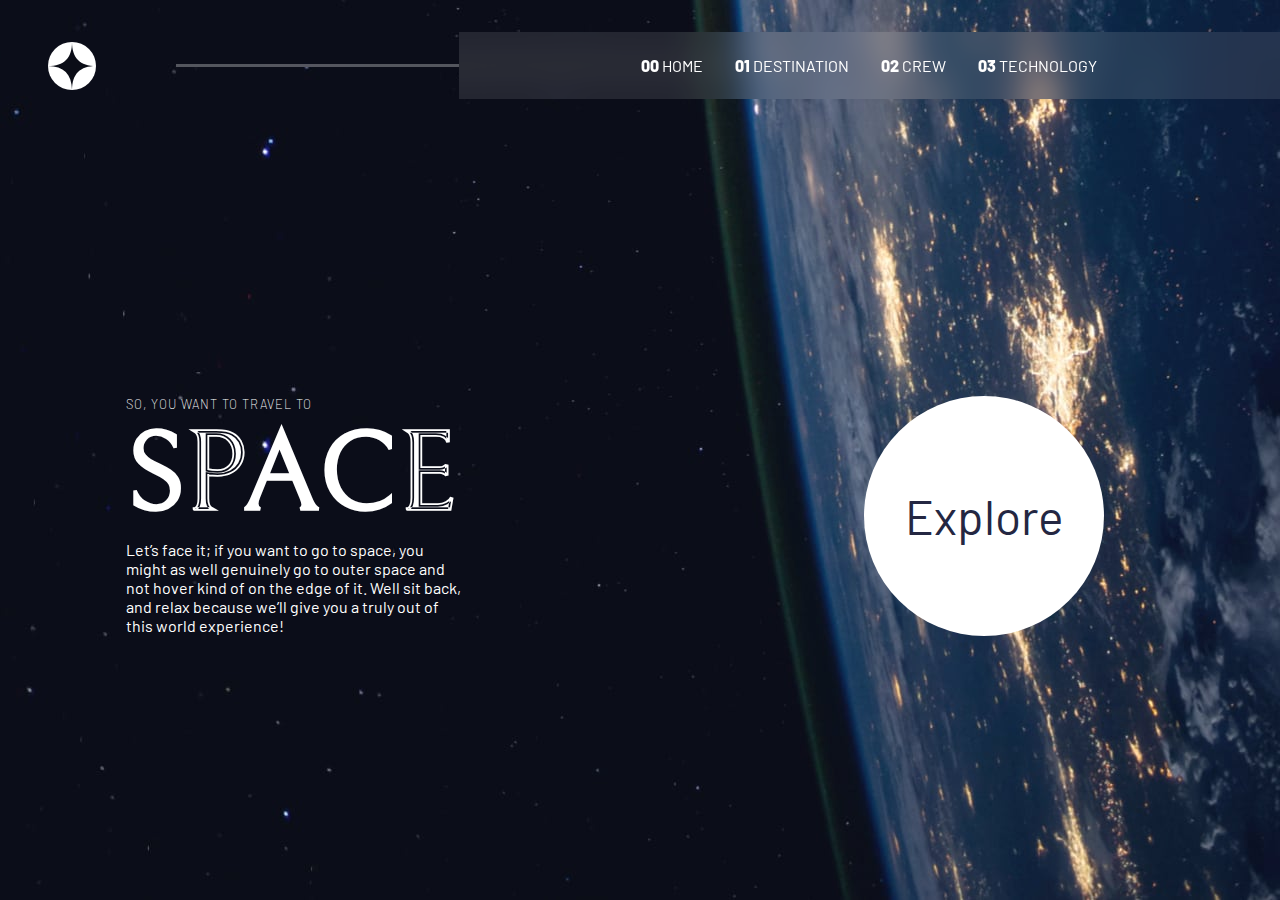
<file: index.html>
<!DOCTYPE html>
<html lang="en">
  <head>
    <meta charset="UTF-8" />
    <meta name="viewport" content="width=device-width, initial-scale=1.0" />

    <link rel="stylesheet" href="css/style.css" />
    <title>Space tourism website</title>
  </head>
  <body>
    <div class="container">
      <div class="header">
        <div class="logoDiv">
          <img src="./assets/shared/logo.svg" alt="" />
          <div class="weirdLine"></div>
        </div>
        <div class="menuDiv">
          <ol class="menu">
            <li>
              <a href="./index.html"><span>00</span> HOME</a>
            </li>
            <li>
              <a href="./destination.html"><span>01</span> DESTINATION</a>
            </li>
            <li>
              <a href="./crew.html"><span>02</span> CREW</a>
            </li>
            <li>
              <a href="./technology.html"><span>03</span> TECHNOLOGY</a>
            </li>
          </ol>
        </div>
      </div>
      <div class="body">
        <div class="bodyLeftSide">
          <div class="homeContent">
            <h4>SO, YOU WANT TO TRAVEL TO</h4>
            <h1>SPACE</h1>
            <p>
              Let’s face it; if you want to go to space, you might as well
              genuinely go to outer space and not hover kind of on the edge of
              it. Well sit back, and relax because we’ll give you a truly out of
              this world experience!
            </p>
          </div>
        </div>
        <div class="bodyRightSide">
          <p class="exploreBall">Explore</p>
        </div>
      </div>
    </div>
    <script src="script/js.js"></script>
  </body>
  <!-- alterando para testar ssh -->
</html>
</file>
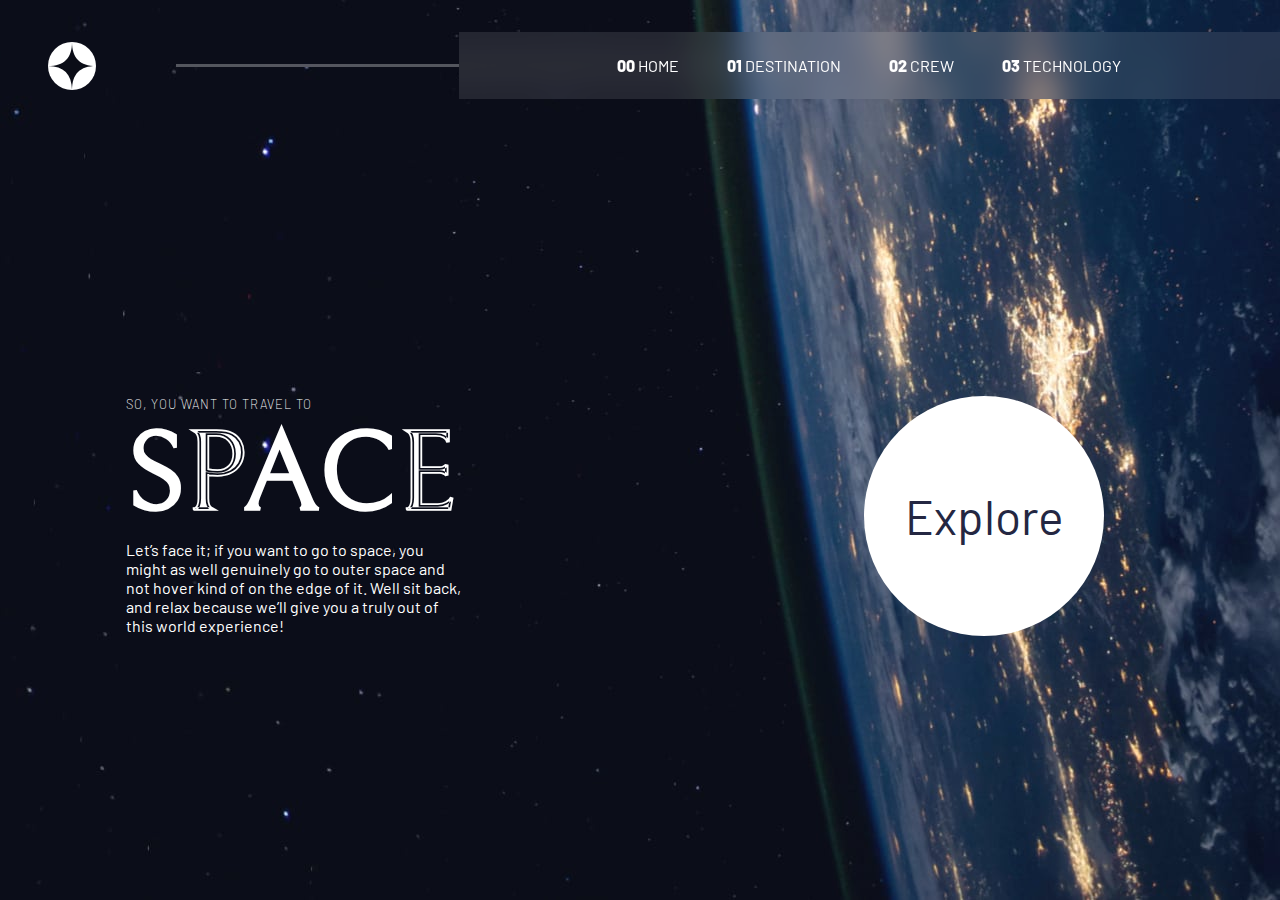
<file: starter-code/index.html>
<!DOCTYPE html>
<html lang="en">
  <head>
    <meta charset="UTF-8" />
    <meta name="viewport" content="width=device-width, initial-scale=1.0" />

    <link rel="stylesheet" href="css/style.css" />
    <title>Space tourism website</title>
  </head>
  <body>
    <div class="container">
      <div class="header">
        <div class="logoDiv">
          <img src="./assets/shared/logo.svg" alt="" />
          <div class="weirdLine"></div>
        </div>
        <div class="menuDiv">
          <ol class="menu">
            <li>
              <a href="./index.html"><span>00</span> HOME</a>
            </li>
            <li>
              <a href="./destination.html"><span>01</span> DESTINATION</a>
            </li>
            <li>
              <a href="./crew.html"><span>02</span> CREW</a>
            </li>
            <li>
              <a href="./technology.html"><span>03</span> TECHNOLOGY</a>
            </li>
          </ol>
        </div>
      </div>
      <div class="body">
        <div class="bodyLeftSide">
          <div class="homeContent">
            <h4>SO, YOU WANT TO TRAVEL TO</h4>
            <h1>SPACE</h1>
            <p>
              Let’s face it; if you want to go to space, you might as well
              genuinely go to outer space and not hover kind of on the edge of
              it. Well sit back, and relax because we’ll give you a truly out of
              this world experience!
            </p>
          </div>
        </div>
        <div class="bodyRightSide">
          <p class="exploreBall">Explore</p>
        </div>
      </div>
    </div>
    <script src="script/js.js"></script>
  </body>
</html>
</file>
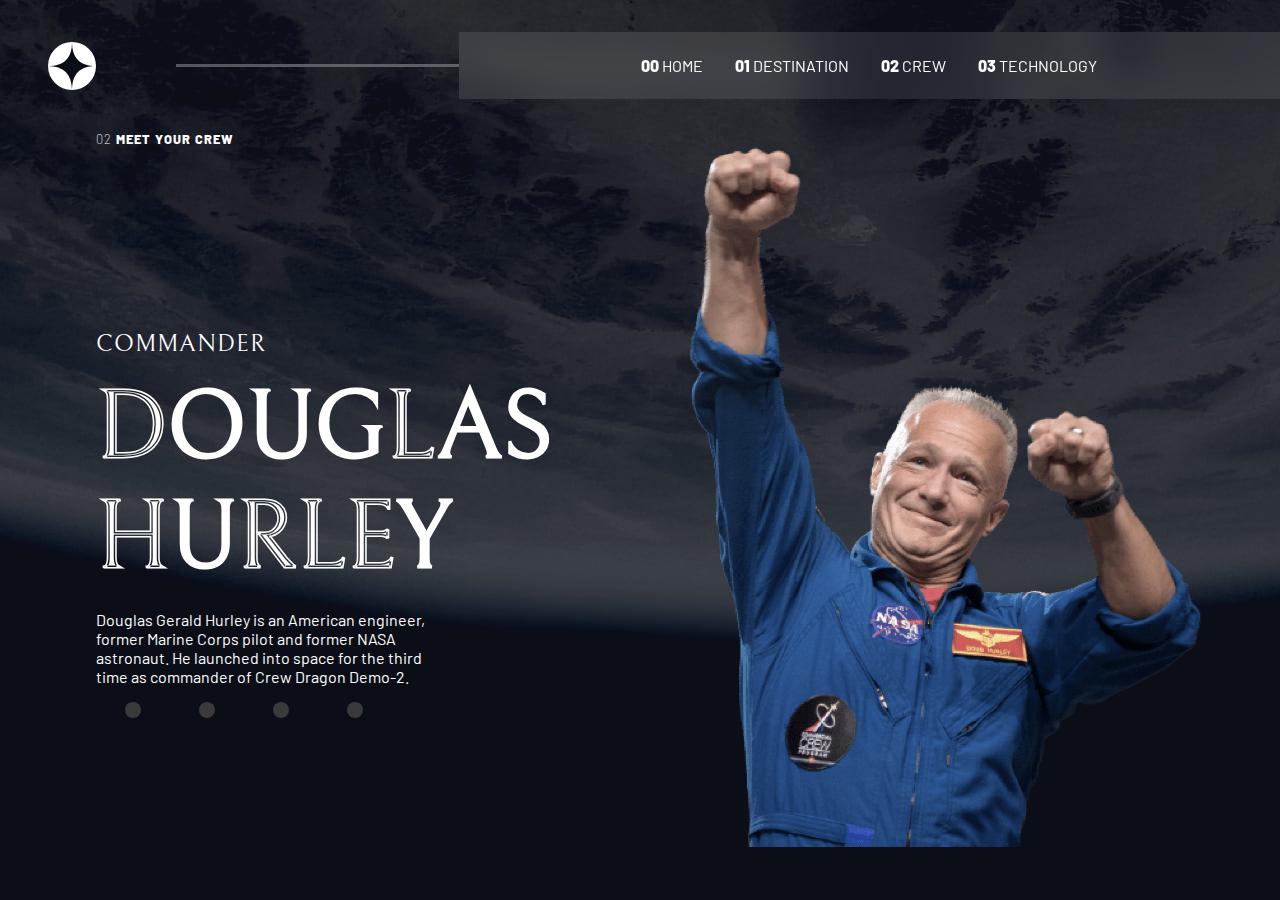
<file: crew.html>
<!DOCTYPE html>
<html lang="en">
  <head>
    <meta charset="UTF-8" />
    <meta name="viewport" content="width=device-width, initial-scale=1.0" />

    <link rel="stylesheet" href="css/style.css" />
    <title>Space tourism website</title>
  </head>
  <body>
    <div class="crew-container">
      <div class="header">
        <div class="logoDiv">
          <img src="./assets/shared/logo.svg" alt="" />
          <div class="weirdLine"></div>
        </div>
        <div class="menuDiv">
            <ol class="menu">
              <li>
                <a href="./index.html"><span>00</span> HOME</a>
              </li>
              <li>
                <a href="./destination.html"><span>01</span> DESTINATION</a>
              </li>
              <li>
                <a href="./crew.html"><span>02</span> CREW</a>
              </li>
              <li>
                <a href="./technology.html"><span>03</span> TECHNOLOGY</a>
              </li>
            </ol>
          </div>
      </div>
     
      <div class="contentTitle">
      <h4>02 <span> MEET YOUR CREW</span></h4>
      </div>
      <div class="body">
        <div class="bodyLeftSide">
            <div class="crewInfo">
            <h4 class="crewJob" id="crewJob">COMMANDER</h4>
            <h1 class="crewName" id="crewName">DOUGLAS HURLEY</h1>
            
            <p id="crewDescription" class="crewDescription">Douglas Gerald Hurley is an American engineer, former Marine Corps pilot 
                and former NASA astronaut. He launched into space for the third time as 
                commander of Crew Dragon Demo-2.</p>
           <ul id="crewOptions" class="crewOptions">
            <li class="crewBtn"value="0"></li>
            <li class="crewBtn"value="1"></li>
            <li class="crewBtn"value="2"></li>
            <li class="crewBtn" value="3"></li>
            
           </ul>
            </div>
                

          
        
          
        </div>
        <div class="bodyRightSide bodyRightSideCrew">
         <div id="crewPhoto" class="crewPhoto">
         
         </div>
        </div>
    </div>
    <script src="script/js.js"></script>
  </body>
</html>
</file>
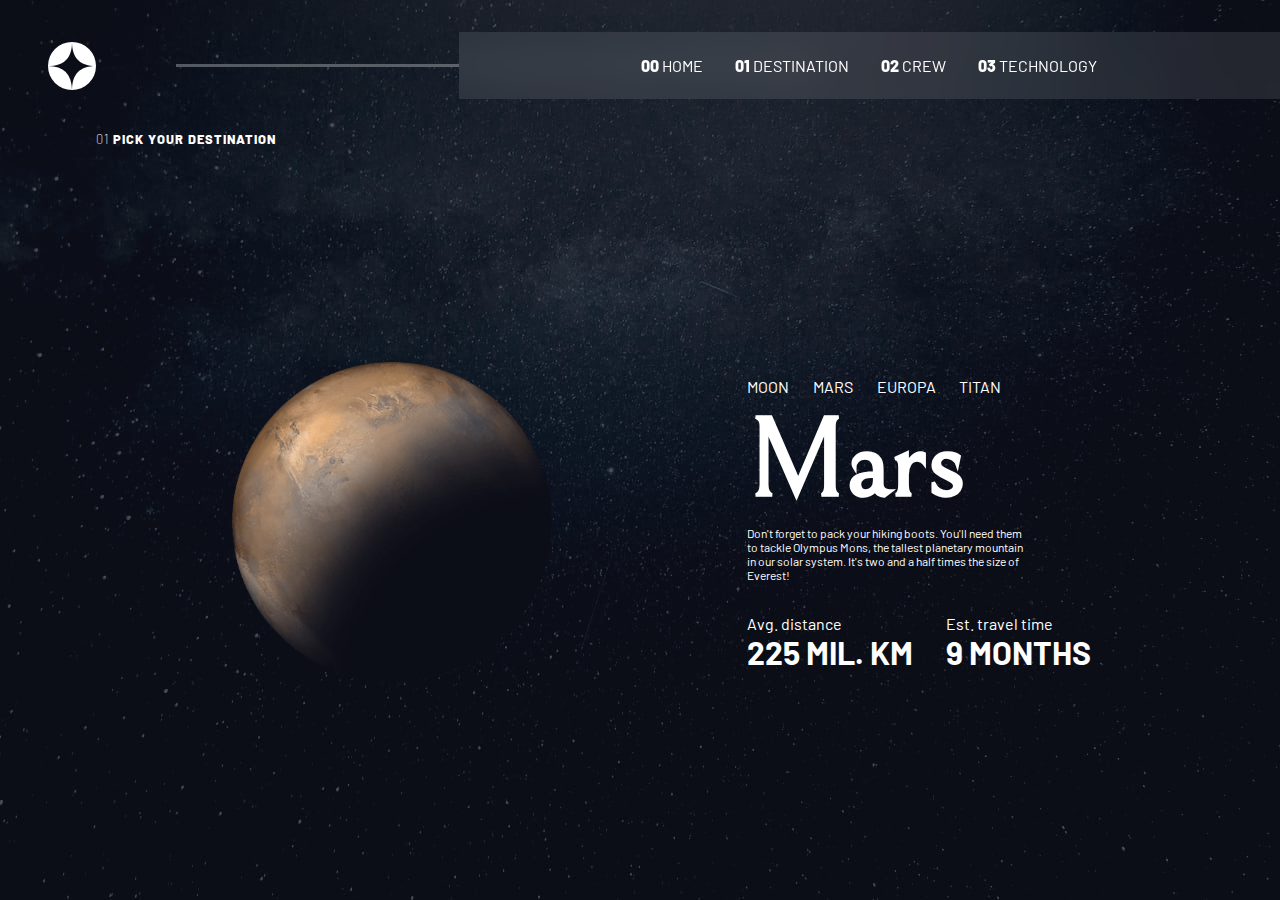
<file: destination.html>
<!DOCTYPE html>
<html lang="en">
  <head>
    <meta charset="UTF-8" />
    <meta name="viewport" content="width=device-width, initial-scale=1.0" />

    <link rel="stylesheet" href="css/style.css" />
    <title>Space tourism website</title>
  </head>
  <body>
    <div class="destination-container">
      <div class="header">
        <div class="logoDiv">
          <img src="./assets/shared/logo.svg" alt="" />
          <div class="weirdLine"></div>
        </div>
        <div class="menuDiv">
          <ol class="menu">
            <li>
              <a href="./index.html"><span>00</span> HOME</a>
            </li>
            <li>
              <a href="./destination.html"><span>01</span> DESTINATION</a>
            </li>
            <li>
              <a href="./crew.html"><span>02</span> CREW</a>
            </li>
            <li>
              <a href="./technology.html"><span>03</span> TECHNOLOGY</a>
            </li>
          </ol>
        </div>
      </div>
     
      <div class="contentTitle">
      <h4><span class="titleNumber">01 <span> PICK YOUR DESTINATION</span></h4>
      </div>
      <div class="body">
        <div class="bodyLeftSide">
           
          <div class="planetDiv">
          <img class="planetImg" id="planetImg" src="./assets/destination/image-mars.png" alt="Planet of Choice">
          </div>
       
        </div>
        <div class="bodyRightSide">
          <div class="planetInfo"  id="planetInfo">
          <ul id="planets" class="destinations">
            <li value="0">MOON</li>
            <li value="1">
              MARS
            </li>
            <li value="2">
             EUROPA
            </li>
            <li value='3'>
              TITAN
            </li>
          </ul>
            <h1 id="planetName"> Mars</h1> 
            <p id="planetDescription">Don't forget to pack
            your hiking boots. You'll need them to tackle Olympus Mons, the tallest
            planetary mountain in our solar system. It's two and a half times the size
            of Everest!</p>
            <div class="distTravel">
            <div  class="stats"> Avg. distance<h3 id="distance"> 225 MIL. KM</h3></div> 
            <div class="stats">Est. travel time<h3 id="travel" > 9 MONTHS</h3></div>
          </div>
          </div>
        </div>
    </div>
    <script src="script/js.js"></script>
  </body>
</html>
</file>
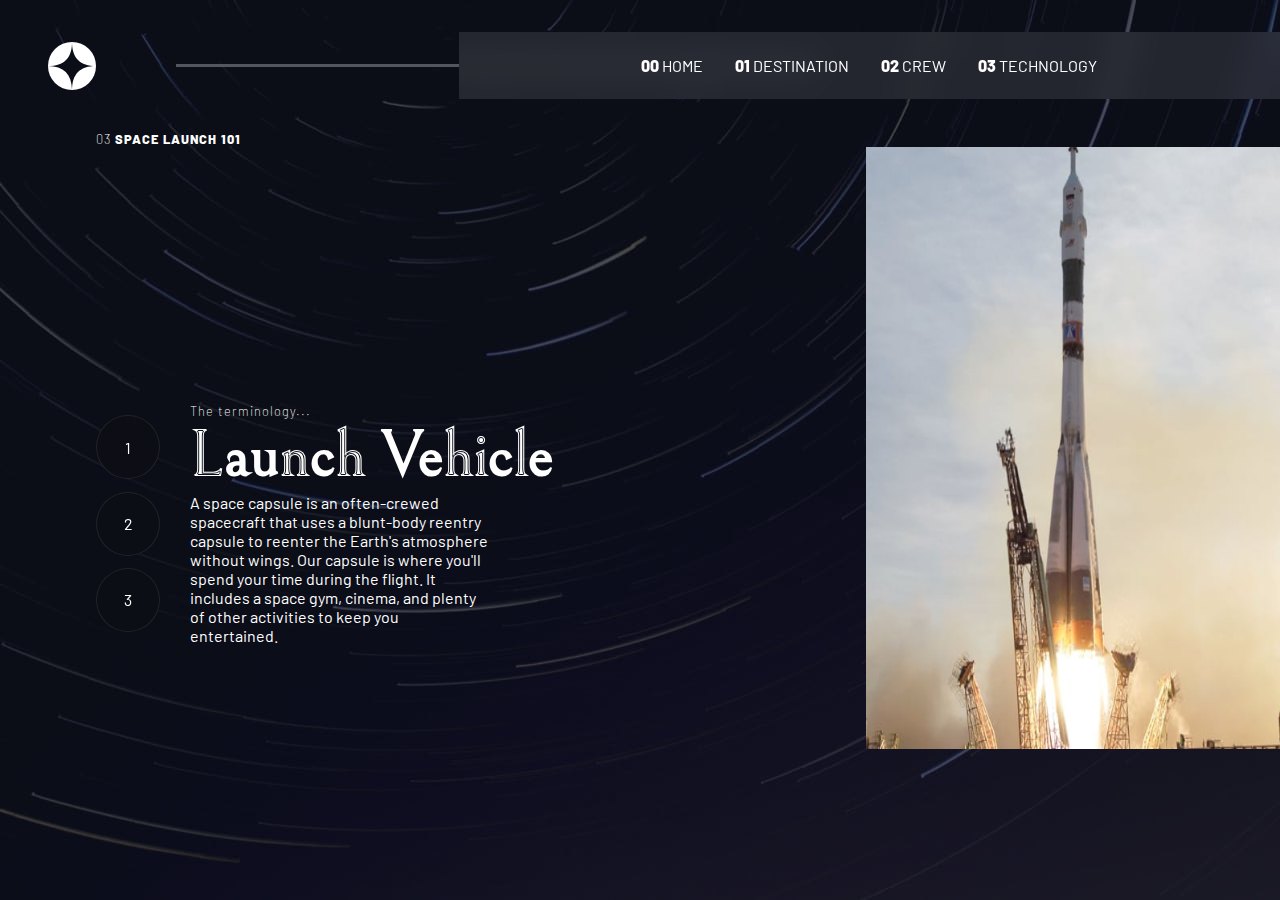
<file: technology.html>
<!DOCTYPE html>
<html lang="en">
  <head>
    <meta charset="UTF-8" />
    <meta name="viewport" content="width=device-width, initial-scale=1.0" />

    <link rel="stylesheet" href="css/style.css" />
    <title>Space tourism website</title>
  </head>
  <body>
    <div class="tech-container">
      <div class="header">
        <div class="logoDiv">
          <img src="./assets/shared/logo.svg" alt="" />
          <div class="weirdLine"></div>
        </div>
        <div class="menuDiv">
            <ol class="menu">
              <li class="headerOpt">
                <a href="./index.html"><span>00</span> HOME</a>
              </li>
              <li class="headerOpt">
                <a href="./destination.html"><span>01</span> DESTINATION</a>
              </li>
              <li class="headerOpt">
                <a href="./crew.html"><span>02</span> CREW</a>
              </li>
              <li class="headerOpt">
                <a href="./technology.html"><span>03</span> TECHNOLOGY</a>
              </li>
            </ol>
          </div>
      </div>
     
      <div class="contentTitle">
      <h4>03 <span> SPACE LAUNCH 101</span></h4>
      </div>
      <div class="body">
        <div class="bodyLeftSide">
            <div class="techDiv">
            <ul id="techOptions" class="techOptions">
                <li><button value="0" class="techBtn" type="button">1</button></li>
                <li><button value="1" class="techBtn" type="button">2</button></li>
                <li><button  value="2"class="techBtn" type="button">3</button></li>
                
                
               </ul>
            <div class="techInfo">
            <h4 >The terminology...</h4>
            <h1 class="techName" id="techName">Launch Vehicle</h1>
            
            <p id="techDescription" class="techDescription">A space capsule is an often-crewed spacecraft that uses a blunt-body reentry 
                capsule to reenter the Earth's atmosphere without wings. Our capsule is where 
                you'll spend your time during the flight. It includes a space gym, cinema, 
                and plenty of other activities to keep you entertained.</p>
           
            </div>
                
        </div>
          
        
          
        </div>
        <div class="bodyRightSideTech">
         <div class="techPhoto">
         <img id="techImg" src="./assets/technology/image-launch-vehicle-portrait.jpg" alt="">
         </div>
        </div>
    </div>
    <script src="script/js.js"></script>
  </body>
</html>
</file>
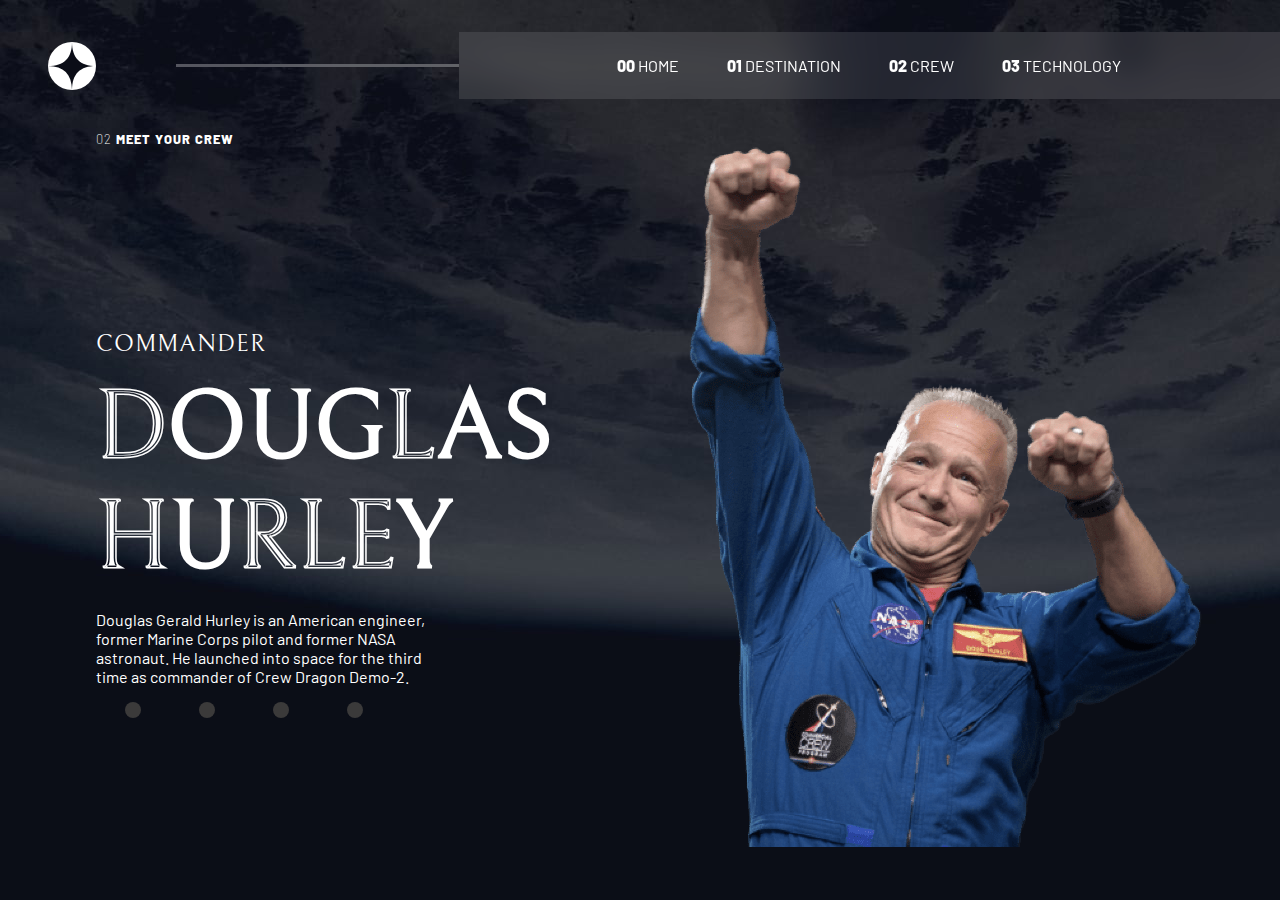
<file: starter-code/crew.html>
<!DOCTYPE html>
<html lang="en">
  <head>
    <meta charset="UTF-8" />
    <meta name="viewport" content="width=device-width, initial-scale=1.0" />

    <link rel="stylesheet" href="css/style.css" />
    <title>Space tourism website</title>
  </head>
  <body>
    <div class="crew-container">
      <div class="header">
        <div class="logoDiv">
          <img src="./assets/shared/logo.svg" alt="" />
          <div class="weirdLine"></div>
        </div>
        <div class="menuDiv">
            <ol class="menu">
              <li>
                <a href="./index.html"><span>00</span> HOME</a>
              </li>
              <li>
                <a href="./destination.html"><span>01</span> DESTINATION</a>
              </li>
              <li>
                <a href="./crew.html"><span>02</span> CREW</a>
              </li>
              <li>
                <a href="./technology.html"><span>03</span> TECHNOLOGY</a>
              </li>
            </ol>
          </div>
      </div>
     
      <div class="contentTitle">
      <h4>02 <span> MEET YOUR CREW</span></h4>
      </div>
      <div class="body">
        <div class="bodyLeftSide">
            <div class="crewInfo">
            <h4 class="crewJob" id="crewJob">COMMANDER</h4>
            <h1 class="crewName" id="crewName">DOUGLAS HURLEY</h1>
            
            <p id="crewDescription" class="crewDescription">Douglas Gerald Hurley is an American engineer, former Marine Corps pilot 
                and former NASA astronaut. He launched into space for the third time as 
                commander of Crew Dragon Demo-2.</p>
           <ul id="crewOptions" class="crewOptions">
            <li class="crewBtn"value="0"></li>
            <li class="crewBtn"value="1"></li>
            <li class="crewBtn"value="2"></li>
            <li class="crewBtn" value="3"></li>
            
           </ul>
            </div>
                

          
        
          
        </div>
        <div class="bodyRightSide">
         <div id="crewPhoto" class="crewPhoto">
         
         </div>
        </div>
    </div>
    <script src="script/js.js"></script>
  </body>
</html>
</file>
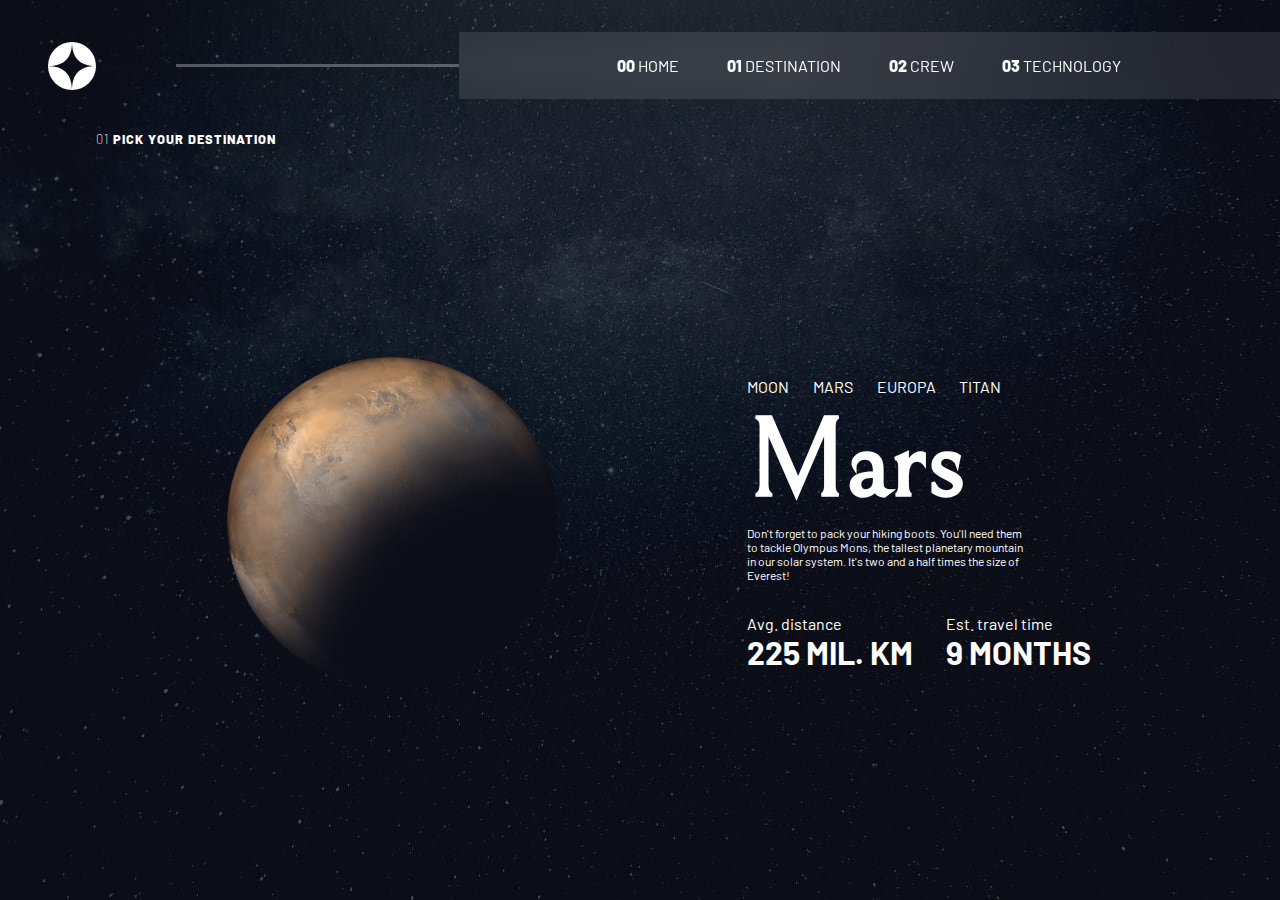
<file: starter-code/destination.html>
<!DOCTYPE html>
<html lang="en">
  <head>
    <meta charset="UTF-8" />
    <meta name="viewport" content="width=device-width, initial-scale=1.0" />

    <link rel="stylesheet" href="css/style.css" />
    <title>Space tourism website</title>
  </head>
  <body>
    <div class="destination-container">
      <div class="header">
        <div class="logoDiv">
          <img src="./assets/shared/logo.svg" alt="" />
          <div class="weirdLine"></div>
        </div>
        <div class="menuDiv">
          <ol class="menu">
            <li>
              <a href="./index.html"><span>00</span> HOME</a>
            </li>
            <li>
              <a href="./destination.html"><span>01</span> DESTINATION</a>
            </li>
            <li>
              <a href="./crew.html"><span>02</span> CREW</a>
            </li>
            <li>
              <a href="./technology.html"><span>03</span> TECHNOLOGY</a>
            </li>
          </ol>
        </div>
      </div>
     
      <div class="contentTitle">
      <h4><span class="titleNumber">01 <span> PICK YOUR DESTINATION</span></h4>
      </div>
      <div class="body">
        <div class="bodyLeftSide">
           
          <div class="planetDiv">
          <img id="planetImg" src="./assets/destination/image-mars.png" alt="Planet of Choice">
          </div>
       
        </div>
        <div class="bodyRightSide">
          <div class="planetInfo"  id="planetInfo">
          <ul id="planets" class="destinations">
            <li value="0">MOON</li>
            <li value="1">
              MARS
            </li>
            <li value="2">
             EUROPA
            </li>
            <li value='3'>
              TITAN
            </li>
          </ul>
            <h1 id="planetName"> Mars</h1> 
            <p id="planetDescription">Don't forget to pack
            your hiking boots. You'll need them to tackle Olympus Mons, the tallest
            planetary mountain in our solar system. It's two and a half times the size
            of Everest!</p>
            <div class="distTravel">
            <div  class="stats"> Avg. distance<h3 id="distance"> 225 MIL. KM</h3></div> 
            <div class="stats">Est. travel time<h3 id="travel" > 9 MONTHS</h3></div>
          </div>
          </div>
        </div>
    </div>
    <script src="script/js.js"></script>
  </body>
</html>
</file>
<file: css/style.css>
@import url("https://fonts.googleapis.com/css2?family=Barlow:wght@200;700&family=Bellefair&display=swap");

* {
  padding: 0;
  margin: 0;

  box-sizing: border-box;
}
/* 
body {
  height: 100vh;
  color: hsl(0, 0%, 100%);
} */

.container {
  height: 100vh;
  color: hsl(0, 0%, 100%);
  display: flex;
  flex-direction: column;
  background-image: url("background-home-desktop.jpg");
  background-size: cover;
  background-position: center;
}

/*     HEADER             */

.header {
  display: flex;
  align-items: center;
  justify-content: space-between;
  padding: 2rem 0 2rem 3rem;
  font-family: "Barlow", sans-serif;
}
.logoDiv {
  display: flex;
  align-items: center;
  flex: 1;
}
.weirdLine {
  background: hsl(0 0% 100% / 0.3);
  backdrop-filter: blur(2rem);
  height: 3px;
  position: absolute;

  width: 50%;
  margin-left: 10%;
}
.menuDiv {
  background: hsl(0 0% 100% / 0.1);
  backdrop-filter: blur(1rem);
  flex: 2;
  display: flex;
  align-items: center;
  justify-content: center;
}
.menu {
  display: flex;
  justify-content: space-between;

  gap: 2rem;
}

.menu li {
  padding: 1.5rem 0 1.5rem 0;
  list-style: none;
}
.menu li:hover {
  padding: 1.4rem 0 1.5rem 0;
  border-bottom: 2px solid white;
}
li {
  list-style: none;
}
span {
  font-weight: 800;
}
a {
  text-decoration: none;
  color: inherit;
}

/* END HEADER */

/*  BODY */

.body {
  display: flex;
  height: 100%;
  justify-content: center;
  align-items: center;
  padding: 0 0rem 0 6rem;
  font-family: "Barlow", sans-serif;
}
.bodyLeftSide {
  flex: 1;
  display: flex;

  align-items: center;
  justify-content: center;
}
.homeContent {
  display: flex;
  flex-direction: column;
  align-items: left;
  padding-left: 5%;
}
h4 {
  font-size: 0.8rem;
  font-weight: 200;
  letter-spacing: 1px;
}
h1 {
  font-size: 7rem;
  font-family: "Bellefair", serif;
}
.bodyLeftSide p {
  width: 100%;
  padding-right: 40%;
}

.bodyRightSide {
  flex: 1;
  display: flex;
  flex-direction: column;
  justify-content: center;

  align-items: center;

  height: 100%;
}

.exploreBall {
  border-radius: 50%;
  background-color: white;
  font-family: "Barlow", sans-serif;
  color: hsl(234, 29%, 20%);
  width: 15rem;
  height: 15rem;
  display: flex;
  align-items: center;
  justify-content: center;
  font-size: 3rem;
}

/*  Content titles */
.contentTitle {
  padding-left: 6rem;
  display: flex;
  justify-content: flex-start;
  font-family: "Barlow", sans-serif;
}
.titleNumber {
  font-weight: 200;
}
/*    Destination only Styles */

.destination-container {
  height: 100vh;
  color: hsl(0, 0%, 100%);
  display: flex;
  flex-direction: column;
  background-image: url("background-destination-desktop.jpg");
  background-size: cover;
  background-position: center;
  background-repeat: no-repeat;
}

#planetImg {
  animation: rotateImage 25s linear infinite; /* Adjust duration as needed */
  height: 320px;
}
@keyframes rotateImage {
  0% {
    transform: rotate(0deg);
  }
  100% {
    transform: rotate(360deg);
  }
}
.planetInfo {
  display: flex;
  flex-direction: column;
  width: 80%;
}
.destinations {
  display: flex;
  gap: 5%;
}
.destinations li {
  padding-bottom: 2px;
}
.destinations li:hover {
  padding-bottom: 0;
  border-bottom: 2px solid white;
}
.planetInfo p {
  width: 60%;
  font-size: 12px;
}

.distTravel {
  display: flex;

  margin-top: 2rem;
  gap: 7%;
}
.stats {
  display: flex;
  flex-direction: column;
}
h3 {
  font-size: 2rem;
}

/* Crew only style */
.crew-container {
  height: 100vh;
  color: hsl(0, 0%, 100%);
  display: flex;
  flex-direction: column;
  background-image: url("background-crew-desktop.jpg");

  background-size: cover;
  background-position: center;
}
.crewInfo {
  display: flex;
  flex-direction: column;
  justify-content: center;
  flex: 1;
  gap: 1rem;
}
.crewJob {
  font-size: 1.5rem;
  font-family: "Bellefair", serif;
}
.crewName {
  font-size: 6rem;
}

.crewPhoto {
  flex: 1;
  width: 100%;
  background-image: url("../assets/crew/image-douglas-hurley.png");
  background-repeat: no-repeat;
}

.crewOptions {
  display: flex;
  justify-content: space-around;
  padding-right: 50%;
}

.crewOptions li:hover {
  background-color: white;
}
.crewBtn {
  height: 1rem;
  width: 1rem;
  border: none;
  border-radius: 50%;
  background-color: rgb(59, 58, 58);
}

/* Tech only style */

.tech-container {
  height: 100vh;
  color: hsl(0, 0%, 100%);
  display: flex;
  flex-direction: column;
  background-image: url("../assets/technology/background-technology-desktop.jpg");
  background-size: cover;
  background-position: center;
}

.techDiv {
  display: flex;
  gap: 5%;
}
.techName {
  font-size: 4rem;
}

.techOptions {
  display: flex;
  flex-direction: column;
  justify-content: center;
  gap: 5%;
}

.techBtn {
  color: white;
  font-size: 1rem;
  height: 4rem;
  width: 4rem;
  border-radius: 50%;
  border-style: none;
  border: 0.5px solid rgba(77, 75, 75, 0.331);
  background: hsla(0, 3%, 6%, 0.3);
  backdrop-filter: blur(2rem);
  font-family: "Barlow", sans-serif;
}
.techBtn:hover {
  background-color: white;
  color: black;
}
.techPhoto {
  height: 100%;
  width: 100%;

  display: flex;

  justify-content: flex-end;
}
.techPhoto img {
  display: block;
  height: 80%;
  width: 70%;
}

.bodyRightSideTech {
  width: 50%;

  height: 100%;
}

/* Ipad */

@media screen and (min-width: 600px) and (max-width: 920px) {
  .container {
    background-image: url("../assets/home/background-home-tablet.jpg");
  }

  .weirdLine {
    height: 0;
  }
  .menu {
    font-weight: 800;
  }
  .menu li span {
    display: none;
  }
  .body {
    flex-direction: column;
    align-items: center;
    justify-content: center;
    padding: 0 15% 0 15%;
  }
  .homeContent {
    padding: 0;
    align-items: center;
    text-align: center;
  }
  .homeContent p {
    padding: 0 7rem 0 7rem;
  }

  .destination-container {
    background-image: url("../assets/destination/background-destination-tablet.jpg");
  }
  .planetInfo {
    align-items: center;
    justify-content: center;

    text-align: center;
  }
  .crew-container {
    background-image: url("../assets/crew/background-crew-tablet.jpg");
  }
  .bodyRightSide {
    width: 100%;
  }
  .crewInfo {
    text-align: center;
  }
  .bodyLeftSide p {
    padding-right: 0;
    padding: 0 7rem 0 7rem;
  }
  .crewOptions {
    padding: 0;
  }
  .bodyRightSideTech {
    order: -1;
    width: 100%;
    height: 40%;
  }
  .contentTitle h4 {
    font-size: 1.5rem;
  }
  .techPhoto {
    width: 100%;
    height: 100%;
  }
  .techPhoto img {
    width: 100%;
    height: 100%;
  }
  .techDiv {
    height: 100%;
    flex-direction: column;
    text-align: center;
    font-size: 1.1rem;
  }
  .techOptions {
    padding-top: 1rem;
    flex-direction: row;
  }
}
@media screen and (max-width: 600px) {
  .container {
    background-image: url("../assets/home/background-home-mobile.jpg");
  }

  .weirdLine {
    height: 0;
  }
  .menu {
    font-weight: 800;
  }
  .menu li span {
    display: none;
  }
  .header {
    padding: 1px;
    font-size: 2%;
  }
  .body {
    flex-direction: column;
    align-items: center;
    justify-content: center;
    padding: 0 2rem 0 2rem;
  }
  .homeContent {
    padding: 0;
    align-items: center;
    text-align: center;
  }
  .bodyLeftSide {
    align-items: center;
  }
  .bodyLeftSide p {
    padding: 0;
  }
  .bodyRightSide {
    justify-content: flex-start;
  }
  .destination-container {
    background-image: url("../assets/destination/background-destination-mobile.jpg");
  }
  #planetImg {
    animation: rotateImage 25s linear infinite; /* Adjust duration as needed */
    height: 200px;
  }
  h1 {
    font-size: 3rem;
  }
  h3 {
    font-size: 1rem;
  }
  .crew-container {
    background-image: url("../assets/crew/background-crew-mobile.jpg");
  }
  .crewName {
    font-size: 2rem;
  }
  .bodyRightSideCrew {
    order: -1;
    width: 100%;
  }
  .destinations {
    font-size: 12px;
  }
  .crewPhoto {
    height: 100%;
    background-size: contain;
    background-position: center;

    border-bottom: 1px solid gray;
  }
  .crewInfo {
    text-align: center;
    align-items: center;
    justify-content: flex-start;
    gap: 0.5rem;
  }
  .crewOptions {
    order: -1;
    padding: 0;
    display: flex;
    gap: 3rem;
  }
  .crewBtn {
    background-color: grey;
  }
  .bodyRightSideTech {
    order: -1;
    padding: 2% 0 2%;
    width: 100%;
    height: 40%;
  }
  .techName {
    font-size: 2rem;
  }
  .techPhoto {
    width: 100%;
  }
  .techPhoto img {
    width: 100%;
    height: 100%;
  }
  .techDiv {
    flex-direction: column;
    text-align: center;
  }
  .techOptions {
    flex-direction: row;
  }
}
</file>
<file: starter-code/css/style.css>
@import url("https://fonts.googleapis.com/css2?family=Barlow:wght@200;700&family=Bellefair&display=swap");

/* font-family: 'Barlow', sans-serif;
font-family: 'EB Garamond', serif;
font-family: 'Roboto Condensed', sans-serif;
 */
* {
  padding: 0;
  margin: 0;

  box-sizing: border-box;
}

body {
  height: 100vh;
  color: hsl(0, 0%, 100%);
}

.container {
  height: 100%;

  display: flex;
  flex-direction: column;
  background-image: url("background-home-desktop.jpg");
  background-size: cover;
  background-position: center;
}

/*     HEADER             */

.header {
  display: flex;
  align-items: center;
  justify-content: space-between;
  padding: 2rem 0 2rem 3rem;
  font-family: "Barlow", sans-serif;
}
.logoDiv {
  display: flex;
  align-items: center;
  flex: 1;
}
.weirdLine {
  background: hsl(0 0% 100% / 0.3);
  backdrop-filter: blur(2rem);
  height: 3px;
  position: absolute;

  width: 50%;
  margin-left: 10%;
}
.menuDiv {
  background: hsl(0 0% 100% / 0.1);
  backdrop-filter: blur(1rem);
  flex: 2;
  display: flex;
  align-items: center;
  justify-content: center;
}
.menu {
  display: flex;
  justify-content: space-between;

  gap: 3rem;
}

.menu li {
  padding: 1.5rem 0 1.5rem 0;
  list-style: none;
}
.menu li:hover {
  padding: 1.4rem 0 1.5rem 0;
  border-bottom: 2px solid white;
}
li {
  list-style: none;
}
span {
  font-weight: 800;
}
a {
  text-decoration: none;
  color: inherit;
}

/* END HEADER */

/*  BODY */

.body {
  display: flex;
  height: 100%;
  justify-content: center;
  align-items: center;
  padding: 0 0rem 0 6rem;
  font-family: "Barlow", sans-serif;
}
.bodyLeftSide {
  flex: 1;
  display: flex;

  align-items: center;
  justify-content: center;
}
.homeContent {
  display: flex;
  flex-direction: column;
  align-items: left;
  padding-left: 5%;
}
h4 {
  font-size: 0.8rem;
  font-weight: 200;
  letter-spacing: 1px;
}
h1 {
  font-size: 7rem;
  font-family: "Bellefair", serif;
}
.bodyLeftSide p {
  width: 100%;
  padding-right: 40%;
}

.bodyRightSide {
  flex: 1;
  display: flex;
  flex-direction: column;
  justify-content: center;

  align-items: center;

  height: 100%;
}

.exploreBall {
  border-radius: 50%;
  background-color: white;
  font-family: "Barlow", sans-serif;
  color: hsl(234, 29%, 20%);
  width: 15rem;
  height: 15rem;
  display: flex;
  align-items: center;
  justify-content: center;
  font-size: 3rem;
}

/*  Content titles */
.contentTitle {
  padding-left: 6rem;
  display: flex;
  justify-content: flex-start;
  font-family: "Barlow", sans-serif;
}
.titleNumber {
  font-weight: 200;
}
/*    Destination only Styles */

.destination-container {
  height: 100%;

  display: flex;
  flex-direction: column;
  background-image: url("background-destination-desktop.jpg");
  background-size: cover;
  background-position: center;
  background-repeat: no-repeat;
}

#planetImg {
  animation: rotateImage 25s linear infinite; /* Adjust duration as needed */
  height: 330px;
}
@keyframes rotateImage {
  0% {
    transform: rotate(0deg);
  }
  100% {
    transform: rotate(360deg);
  }
}
.planetInfo {
  display: flex;
  flex-direction: column;
  width: 80%;
}
.destinations {
  display: flex;
  gap: 5%;
}
.destinations li {
  padding-bottom: 2px;
}
.destinations li:hover {
  padding-bottom: 0;
  border-bottom: 2px solid white;
}
.planetInfo p {
  width: 60%;
  font-size: 12px;
}

.distTravel {
  display: flex;

  margin-top: 2rem;
  gap: 7%;
}
.stats {
  display: flex;
  flex-direction: column;
}
h3 {
  font-size: 2rem;
}

/* Crew only style */
.crew-container {
  height: 100%;

  display: flex;
  flex-direction: column;
  background-image: url("background-crew-desktop.jpg");

  background-size: cover;
  background-position: center;
}
.crewInfo {
  display: flex;
  flex-direction: column;
  justify-content: center;
  flex: 1;
  gap: 1rem;
}
.crewJob {
  font-size: 1.5rem;
  font-family: "Bellefair", serif;
}
.crewName {
  font-size: 6rem;
}

.crewPhoto {
  flex: 1;
  width: 100%;
  background-image: url("../assets/crew/image-douglas-hurley.png");
  background-repeat: no-repeat;
}

.crewOptions {
  display: flex;
  justify-content: space-around;
  padding-right: 50%;
}

.crewOptions li:hover {
  background-color: white;
}
.crewBtn {
  height: 1rem;
  width: 1rem;
  border: none;
  border-radius: 50%;
  background-color: rgb(59, 58, 58);
}

/* Tech only style */

.tech-container {
  height: 100%;

  display: flex;
  flex-direction: column;
  background-image: url("../assets/technology/background-technology-desktop.jpg");
  background-size: cover;
  background-position: center;
}

.techDiv {
  display: flex;
  gap: 5%;
}
.techName {
  font-size: 4rem;
}

.techOptions {
  display: flex;
  flex-direction: column;
  justify-content: center;
  gap: 5%;
}

.techBtn {
  color: white;
  font-size: 1rem;
  height: 4rem;
  width: 4rem;
  border-radius: 50%;
  border-style: none;
  border: 0.5px solid rgba(77, 75, 75, 0.331);
  background: hsla(0, 3%, 6%, 0.3);
  backdrop-filter: blur(2rem);
  font-family: "Barlow", sans-serif;
}
.techBtn:hover {
  background-color: white;
  color: black;
}
.techPhoto {
  height: 100%;
  width: 100%;

  display: flex;

  justify-content: flex-end;
}
.techPhoto img {
  display: block;
  height: 80%;
  width: 70%;
}

.bodyRightSideTech {
  width: 50%;

  height: 100%;
}

/* Ipad */

@media screen and (max-width: 920px) {
  .container {
    background-image: url("../assets/home/background-home-tablet.jpg");
  }

  .weirdLine {
    height: 0;
  }
  .menu {
    font-weight: 800;
  }
  .menu li span {
    display: none;
  }
  .body {
    flex-direction: column;
    align-items: center;
    justify-content: center;
    padding: 0 15% 0 15%;
  }
  .homeContent {
    padding: 0;
    align-items: center;
    text-align: center;
  }
  .homeContent p {
    padding: 0 7rem 0 7rem;
  }
  .destination-container {
    background-image: url("../assets/destination/background-destination-tablet.jpg");
  }
  .planetInfo {
    align-items: center;
    justify-content: center;

    text-align: center;
  }
  .crew-container {
    background-image: url("../assets/crew/background-crew-tablet.jpg");
  }
  .bodyRightSide {
    width: 100%;
  }
  .crewInfo {
    text-align: center;
  }
  .bodyLeftSide p {
    padding-right: 0;
    padding: 0 7rem 0 7rem;
  }
  .crewOptions {
    padding: 0;
  }
  .bodyRightSideTech {
    order: -1;
    width: 100%;
    height: 40%;
  }
  .contentTitle h4 {
    font-size: 1.5rem;
  }
  .techPhoto {
    width: 100%;
    height: 100%;
  }
  .techPhoto img {
    width: 100%;
    height: 100%;
  }
  .techDiv {
    height: 100%;
    flex-direction: column;
    text-align: center;
    font-size: 1.1rem;
  }
  .techOptions {
    padding-top: 1rem;
    flex-direction: row;
  }
}
</file>
